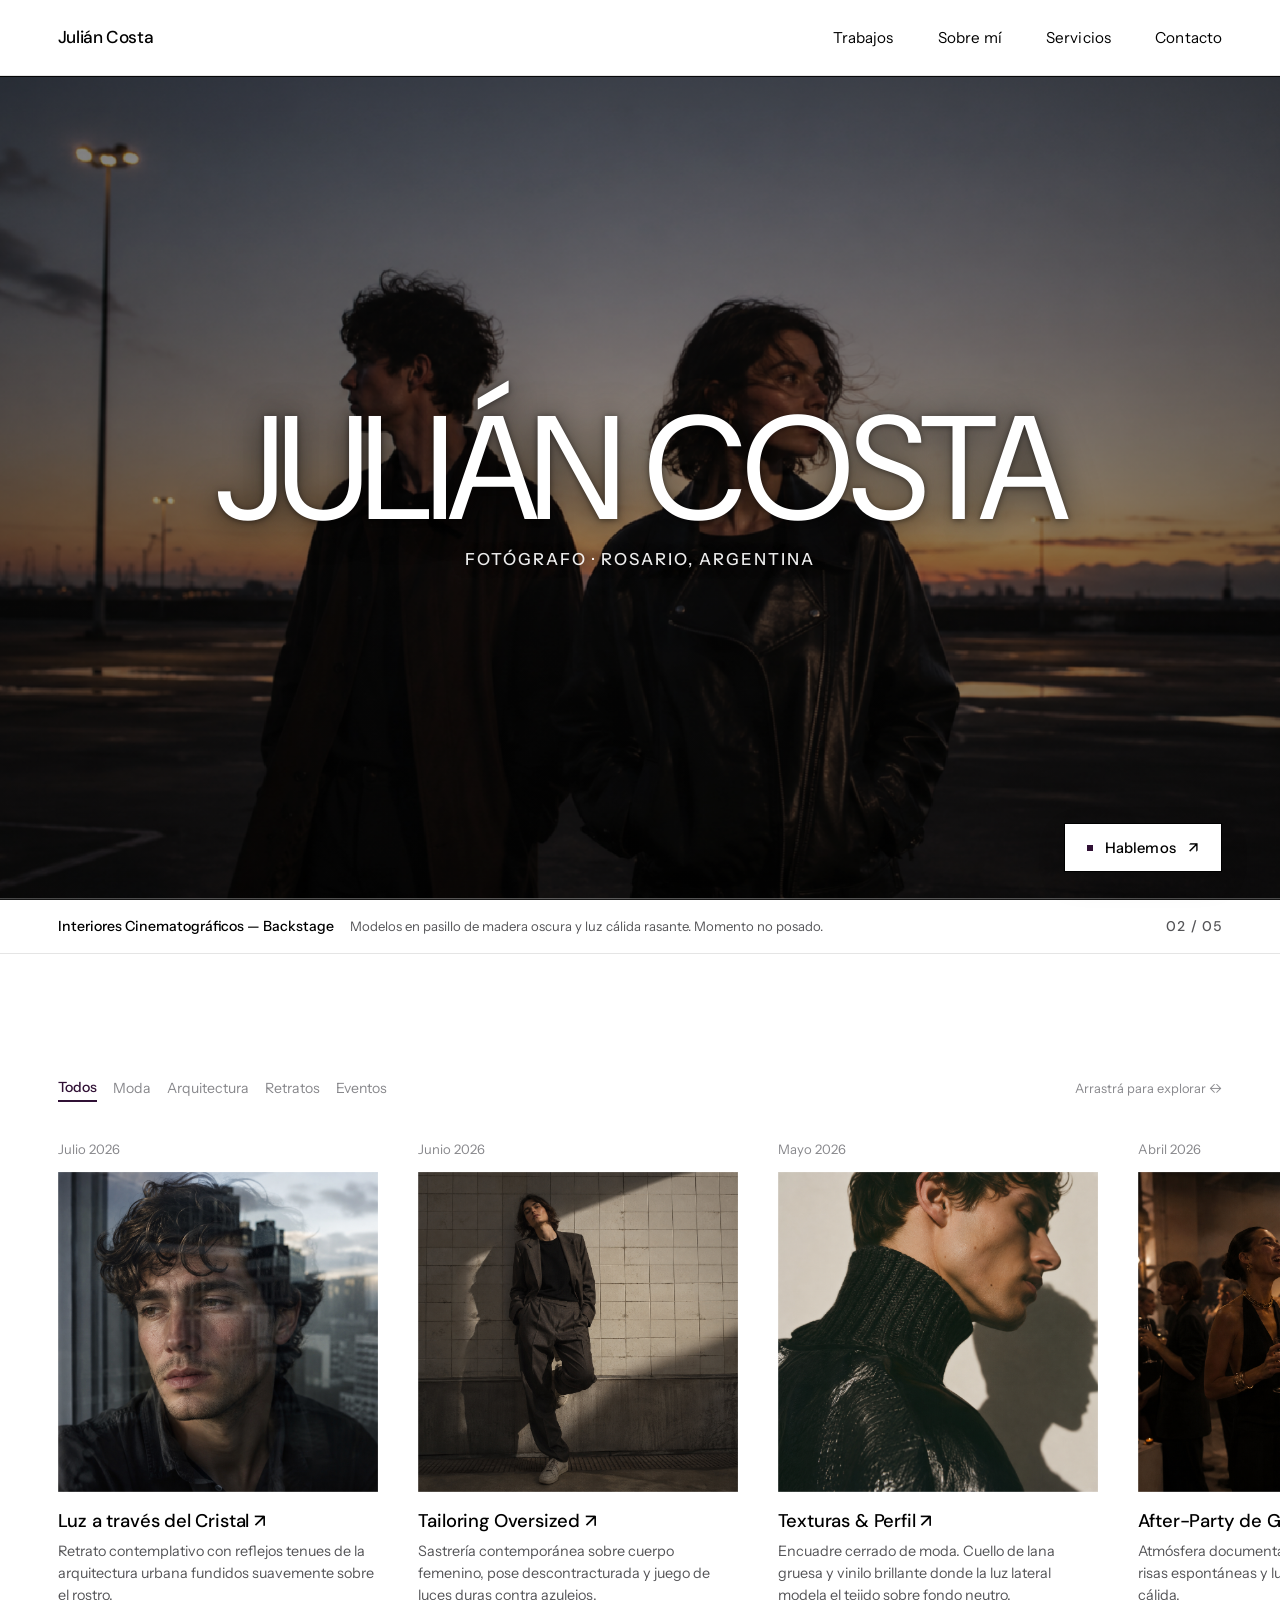
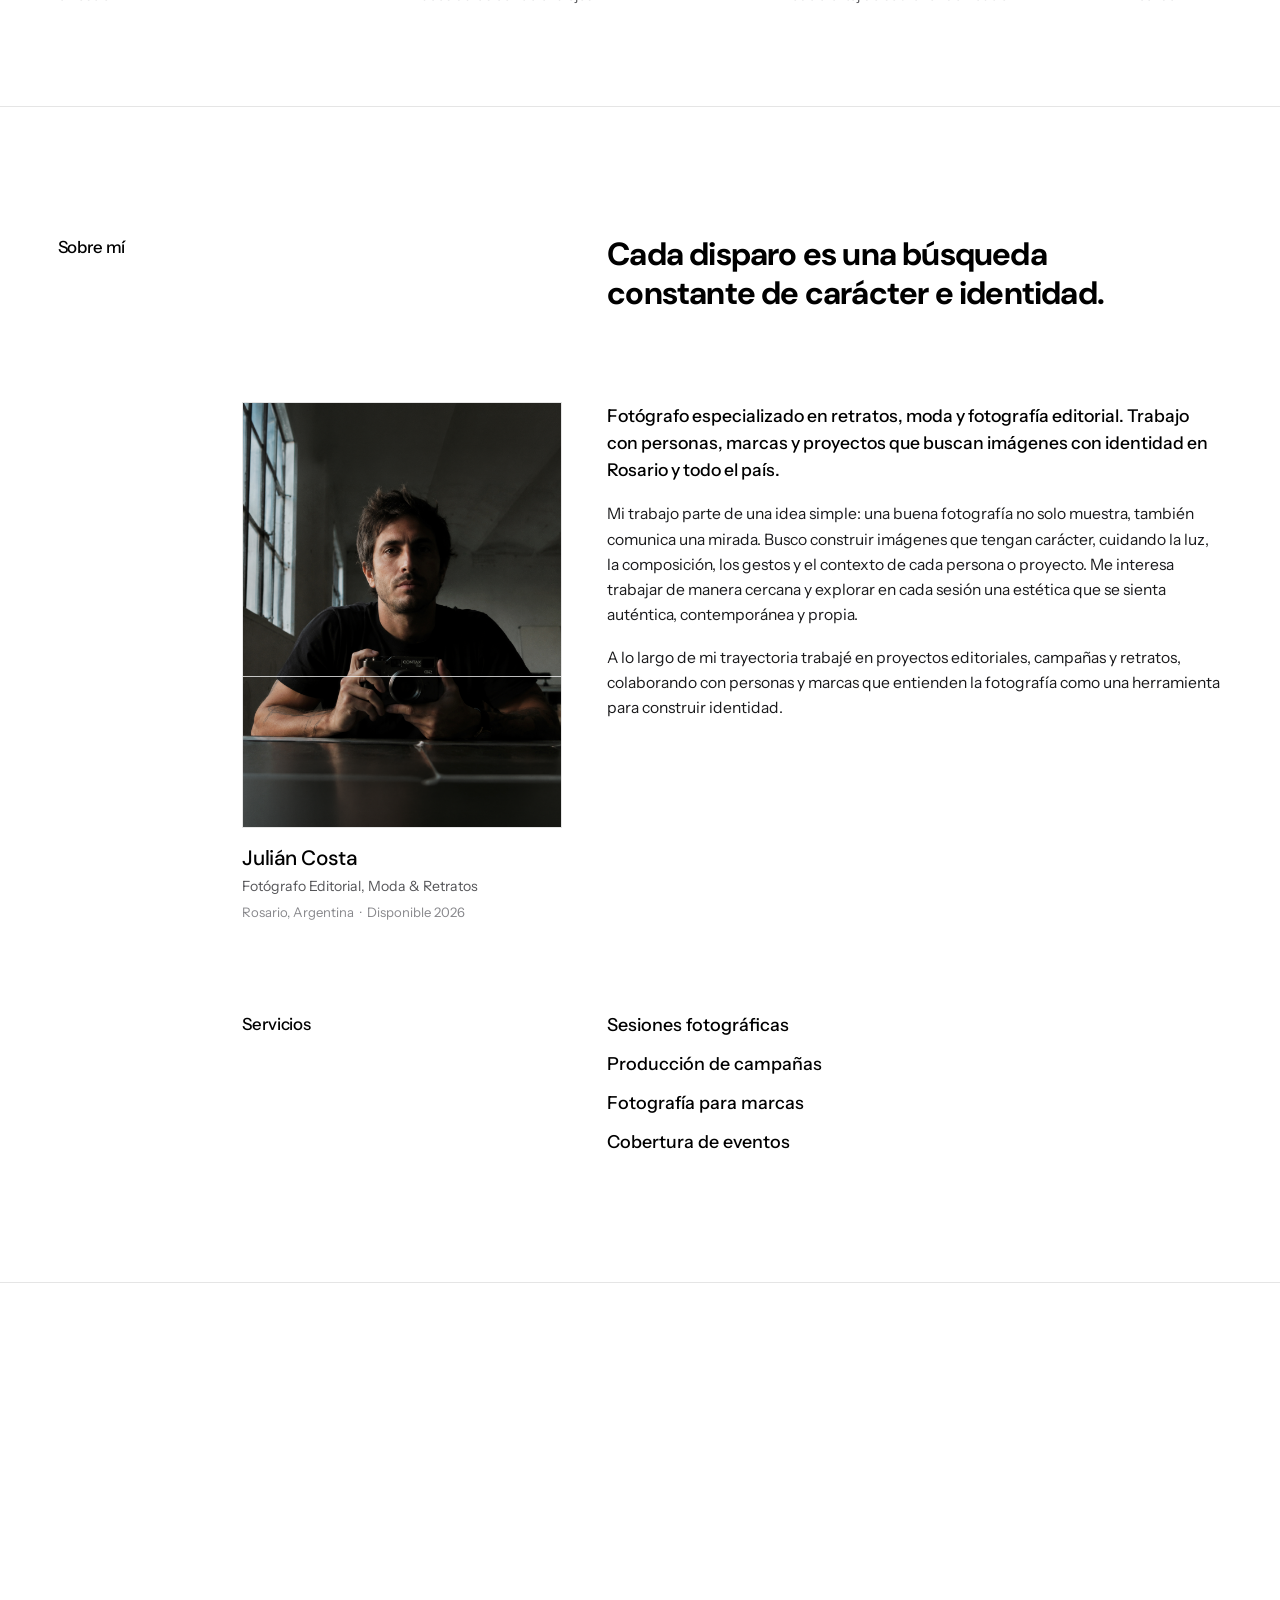
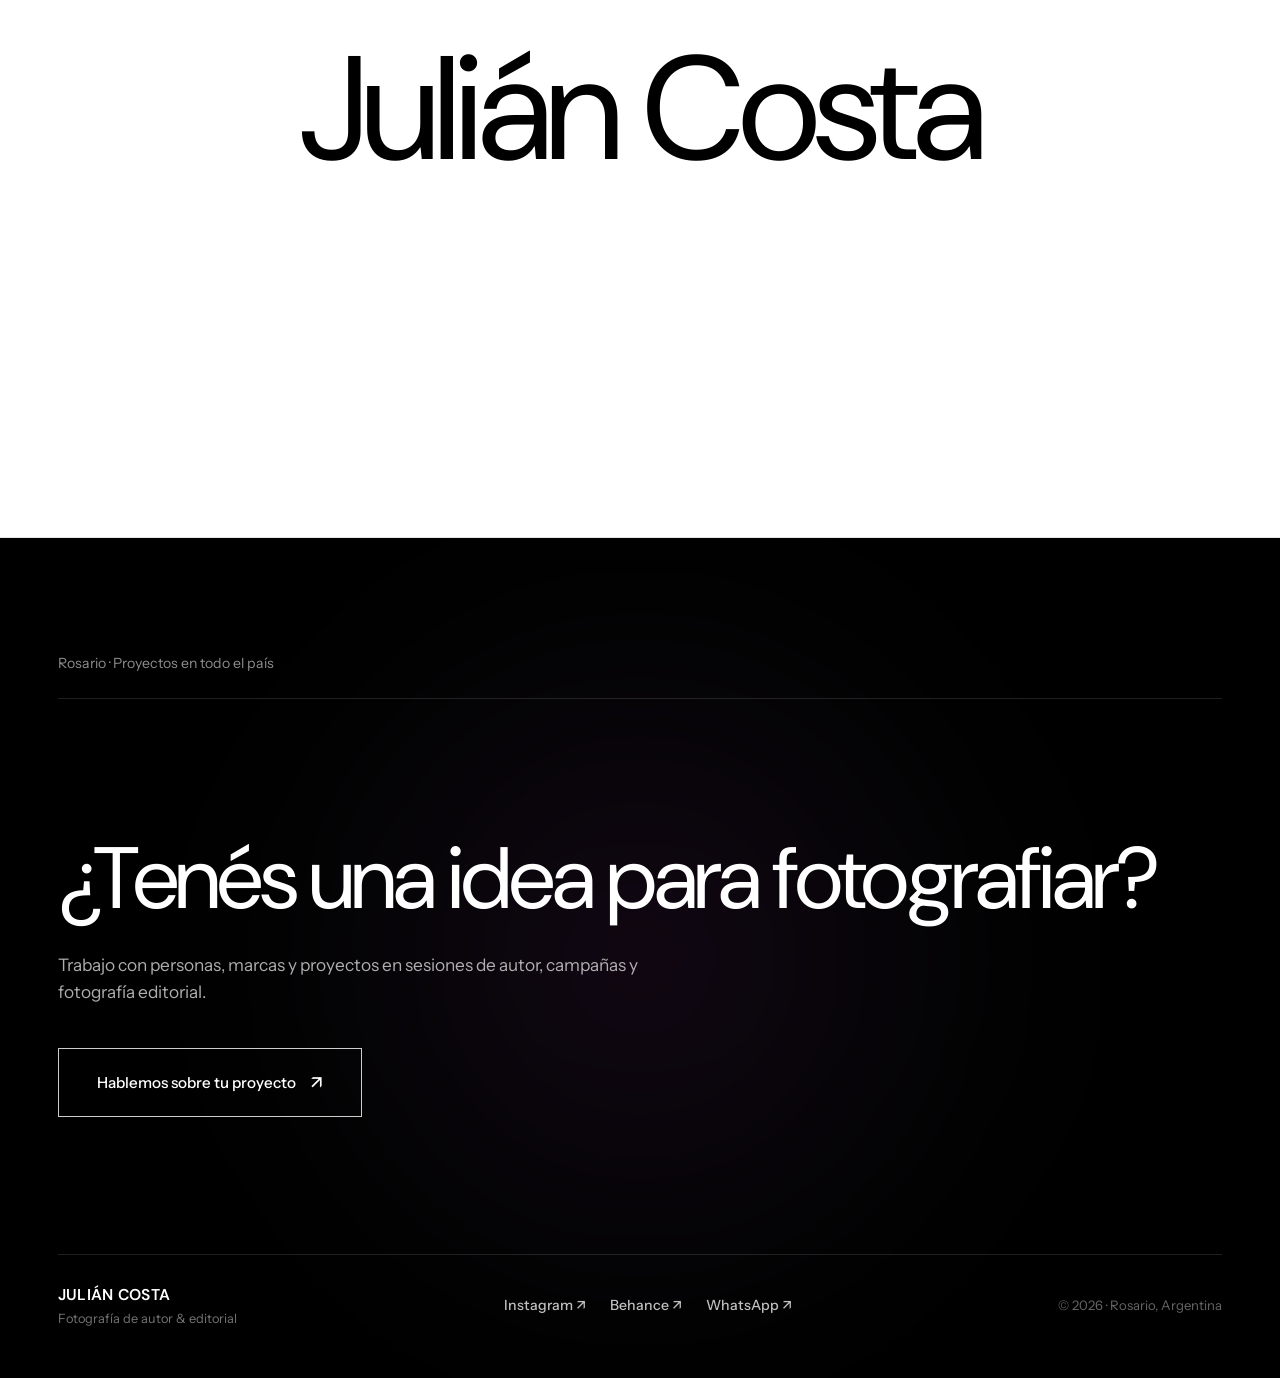
<file: index.html>
<!DOCTYPE html>
<html lang="es">
<head>
  <meta charset="UTF-8" />
  <meta name="viewport" content="width=device-width, initial-scale=1.0" />
  <title>Julián Costa — Fotógrafo · Rosario</title>
  <meta name="description" content="Portfolio de Julián Costa. Fotógrafo especializado en retratos, moda y fotografía editorial. Historias que empiezan cuando apretás el obturador." />
  
  <!-- Favicon -->
  <link rel="icon" href="data:image/svg+xml,<svg xmlns='http://www.w3.org/2000/svg' viewBox='0 0 100 100'><rect width='100' height='100' fill='%23e51d1d'/><text y='.72em' x='50%' text-anchor='middle' font-size='50' fill='white' font-family='sans-serif' font-weight='400'>JC</text></svg>" />

  <!-- Google Fonts: DM Sans + Instrument Sans -->
  <link rel="preconnect" href="https://fonts.googleapis.com" />
  <link rel="preconnect" href="https://fonts.gstatic.com" crossorigin />
  <link href="https://fonts.googleapis.com/css2?family=DM+Sans:ital,opsz,wght@0,9..40,300;0,9..40,400;0,9..40,500;0,9..40,600;0,9..40,700;1,9..40,400&family=Instrument+Sans:ital,wght@0,400;0,500;0,600;1,400&display=swap" rel="stylesheet" />

  <!-- Estilos CSS -->
  <link rel="stylesheet" href="css/style.css?v=2026.brand.name.39" />
</head>
<body class="editorial-portfolio-body">

  <!-- ==================== HEADER ==================== -->
  <header class="site-header" id="siteHeader">
    <div class="header-inner">
      <div class="header-brand-box">
        <a href="#hero" class="brand-text-label">Julián Costa</a>
      </div>

      <!-- Menú Desktop -->
      <nav class="nav-menu" id="navMenu">
        <ul class="nav-list">
          <li class="nav-item"><a href="#trabajos" class="nav-link">Trabajos</a></li>
          <li class="nav-item"><a href="#sobre-mi" class="nav-link">Sobre mí</a></li>
          <li class="nav-item"><a href="#servicios" class="nav-link">Servicios</a></li>
          <li class="nav-item"><a href="#contacto" class="nav-link">Contacto</a></li>
        </ul>
      </nav>

      <!-- Botón Hamburguesa Mobile -->
      <button type="button" class="mobile-menu-toggle" id="mobileMenuToggle" aria-label="Abrir menú" aria-expanded="false">
        <span class="burger-bar bar-1"></span>
        <span class="burger-bar bar-2"></span>
      </button>
    </div>

    <!-- Menú Desplegable Minimalista Mobile -->
    <div class="mobile-nav-overlay" id="mobileNavOverlay" aria-hidden="true">
      <div class="mobile-nav-inner">
        <span class="mobile-nav-kicker">Menú</span>
        <ul class="mobile-nav-list">
          <li><a href="#trabajos" class="mobile-nav-link"><span>01</span> Trabajos</a></li>
          <li><a href="#sobre-mi" class="mobile-nav-link"><span>02</span> Sobre mí</a></li>
          <li><a href="#servicios" class="mobile-nav-link"><span>03</span> Servicios</a></li>
          <li><a href="#contacto" class="mobile-nav-link"><span>04</span> Contacto</a></li>
        </ul>
      </div>
    </div>
  </header>

  <main>
    <!-- ==================== HERO: SECUENCIA PANORÁMICA AUTOMATIZADA CON NOMBRE CENTRADO ==================== -->
    <section class="full-bleed-panorama-section hero-panorama-section" id="hero">
      <div class="panorama-viewport" id="panoramaViewport">
        <div class="panorama-slider-track" id="panoramaTrack">
          
          <!-- Panorámica 1: Moda en Paisaje Urbano Monumental -->
          <div class="panorama-slide active" data-title="Moda en Paisaje Urbano Monumental" data-desc="Tapado oversized sobre hormigón brutalista y sombras geométricas de media tarde." data-index="01">
            <img 
              src="img/pano1.webp" 
              alt="Moda en paisaje urbano monumental — Julián Costa" 
              class="panorama-img"
              loading="eager"
            />
          </div>

          <!-- Panorámica 2: Interiores Cinematográficos / Backstage -->
          <div class="panorama-slide" data-title="Interiores Cinematográficos — Backstage" data-desc="Modelos en pasillo de madera oscura y luz cálida rasante. Momento no posado." data-index="02">
            <img 
              src="img/pano2.webp" 
              alt="Interiores cinematográficos / backstage — Julián Costa" 
              class="panorama-img"
              loading="lazy"
            />
          </div>

          <!-- Panorámica 3: Movimiento y Calle Nocturna -->
          <div class="panorama-slide" data-title="Movimiento y Calle Nocturna — Flash 35mm" data-desc="Asfalto mojado y vestido fluido con flash frontal crudo y barrido de luces urbanas." data-index="03">
            <img 
              src="img/pano3.webp" 
              alt="Movimiento y calle nocturna — Julián Costa" 
              class="panorama-img"
              loading="lazy"
            />
          </div>

          <!-- Panorámica 4: Detalle / Bodegón de Moda Abstracto -->
          <div class="panorama-slide" data-title="Bodegón de Moda Abstracto & Sombras" data-desc="Calzado escultural, gafas y textiles drapeados sobre superficie de acero y concreto." data-index="04">
            <img 
              src="img/pano4.webp" 
              alt="Detalle / Bodegón de moda abstracto — Julián Costa" 
              class="panorama-img"
              loading="lazy"
            />
          </div>

          <!-- Panorámica 5: Retrato Doble en Exterior Abierto -->
          <div class="panorama-slide" data-title="Retrato Doble al Crepúsculo Industrial" data-desc="Siluetas frente a horizonte industrial con luz dorada tardía y espacio negativo." data-index="05">
            <img 
              src="img/pano5.webp" 
              alt="Retrato doble en exterior abierto — Julián Costa" 
              class="panorama-img"
              loading="lazy"
            />
          </div>

        </div>

        <!-- Capa de oscurecimiento suave para legibilidad cinematográfica -->
        <div class="panorama-overlay-tint" aria-hidden="true"></div>

        <!-- NOMBRE MONUMENTAL CENTRADO PERMANENTE -->
        <div class="hero-panorama-center-title">
          <h1 class="hero-panorama-name">JULIÁN COSTA</h1>
          <p class="hero-panorama-caption">Fotógrafo · Rosario, Argentina</p>
        </div>

        <!-- Controles de navegación -->
        <button type="button" class="panorama-nav-btn prev" id="panoramaPrevBtn" aria-label="Panorámica anterior">←</button>
        <button type="button" class="panorama-nav-btn next" id="panoramaNextBtn" aria-label="Panorámica siguiente">→</button>
      </div>

      <!-- Barra Meta Panorámica -->
      <div class="panorama-meta-strip">
        <div class="panorama-meta-info">
          <span class="panorama-meta-title" id="panoramaTitleLabel">Moda en Paisaje Urbano Monumental</span>
          <span class="panorama-meta-desc" id="panoramaDescLabel">Tapado oversized sobre hormigón brutalista y sombras geométricas de media tarde.</span>
        </div>
        <div class="panorama-meta-counter">
          <span id="panoramaCounterLabel">01 / 05</span>
        </div>
      </div>
    </section>

    <!-- ==================== SELECCIÓN DE TRABAJOS (CARRUSEL DESLIZABLE) ==================== -->
    <section class="works-carousel-section" id="trabajos">
      
      <!-- Barra de Filtros e Indicador de Arrastre -->
      <div class="carousel-section-header">
        <div class="filter-pills-row">
          <button type="button" class="filter-btn active" data-filter="all">Todos</button>
          <button type="button" class="filter-btn" data-filter="moda">Moda</button>
          <button type="button" class="filter-btn" data-filter="arquitectura">Arquitectura</button>
          <button type="button" class="filter-btn" data-filter="retratos">Retratos</button>
          <button type="button" class="filter-btn" data-filter="eventos">Eventos</button>
        </div>
        <span class="drag-hint-label">Arrastrá para explorar ↔</span>
      </div>

      <!-- Pista Deslizable Horizontal -->
      <div class="carousel-viewport" id="worksCarouselViewport">
        <div class="carousel-track" id="worksCarouselTrack">
          
          <!-- Obra 01 (Retratos - Con galería completa) -->
          <article class="carousel-card" data-category="retratos">
            <a href="proyecto.html?id=1" class="carousel-card-link">
              <span class="card-date">Julio 2026</span>
              <div class="card-media-box">
                <img 
                  src="img/obra2.webp" 
                  alt="Luz a través del Cristal — Retrato" 
                  class="card-img"
                  draggable="false"
                  loading="lazy"
                />
              </div>
              <div class="card-body">
                <h3 class="card-title">Luz a través del Cristal ↗</h3>
                <p class="card-desc">
                  Retrato contemplativo con reflejos tenues de la arquitectura urbana fundidos suavemente sobre el rostro.
                </p>
              </div>
            </a>
          </article>

          <!-- Obra 02 (Moda - Con galería completa) -->
          <article class="carousel-card" data-category="moda">
            <a href="proyecto.html?id=2" class="carousel-card-link">
              <span class="card-date">Junio 2026</span>
              <div class="card-media-box">
                <img 
                  src="img/obra3.webp" 
                  alt="Tailoring Oversized — Moda" 
                  class="card-img"
                  draggable="false"
                  loading="lazy"
                />
              </div>
              <div class="card-body">
                <h3 class="card-title">Tailoring Oversized ↗</h3>
                <p class="card-desc">
                  Sastrería contemporánea sobre cuerpo femenino, pose descontracturada y juego de luces duras contra azulejos.
                </p>
              </div>
            </a>
          </article>

          <!-- Obra 03 (Moda - Con galería completa) -->
          <article class="carousel-card" data-category="moda">
            <a href="proyecto.html?id=3" class="carousel-card-link">
              <span class="card-date">Mayo 2026</span>
              <div class="card-media-box">
                <img 
                  src="img/obra6.webp" 
                  alt="Texturas & Perfil — Moda" 
                  class="card-img"
                  draggable="false"
                  loading="lazy"
                />
              </div>
              <div class="card-body">
                <h3 class="card-title">Texturas & Perfil ↗</h3>
                <p class="card-desc">
                  Encuadre cerrado de moda. Cuello de lana gruesa y vinilo brillante donde la luz lateral modela el tejido sobre fondo neutro.
                </p>
              </div>
            </a>
          </article>

          <!-- Obra 04 (Eventos - Con galería completa) -->
          <article class="carousel-card" data-category="eventos">
            <a href="proyecto.html?id=4" class="carousel-card-link">
              <span class="card-date">Abril 2026</span>
              <div class="card-media-box">
                <img 
                  src="img/obra4.webp" 
                  alt="After-Party de Galería — Eventos" 
                  class="card-img"
                  draggable="false"
                  loading="lazy"
                />
              </div>
              <div class="card-body">
                <h3 class="card-title">After-Party de Galería ↗</h3>
                <p class="card-desc">
                  Atmósfera documental en penumbra, copas, risas espontáneas y luz puntual de tungsteno cálida.
                </p>
              </div>
            </a>
          </article>

          <!-- Obra 05 (Arquitectura / Interiores) -->
          <article class="carousel-card" data-category="arquitectura">
            <a href="proyecto.html?id=5" class="carousel-card-link">
              <span class="card-date">Marzo 2026</span>
              <div class="card-media-box">
                <img 
                  src="img/obra1.webp" 
                  alt="Silla & Silencio — Interiorismo y Arquitectura" 
                  class="card-img"
                  draggable="false"
                  loading="lazy"
                />
              </div>
              <div class="card-body">
                <h3 class="card-title">Silla & Silencio ↗</h3>
                <p class="card-desc">
                  Composición minimalista de interior. El sillón tubular de cuero y el haz de luz solar sobre el parquet crean un espacio de calma.
                </p>
              </div>
            </a>
          </article>

          <!-- Obra 06 (Arquitectura) -->
          <article class="carousel-card" data-category="arquitectura">
            <a href="proyecto.html?id=6" class="carousel-card-link">
              <span class="card-date">Febrero 2026</span>
              <div class="card-media-box">
                <img 
                  src="img/obra5.webp" 
                  alt="Geometría & Sombra — Arquitectura" 
                  class="card-img"
                  draggable="false"
                  loading="lazy"
                />
              </div>
              <div class="card-body">
                <h3 class="card-title">Geometría & Sombra ↗</h3>
                <p class="card-desc">
                  Fachada contemporánea en hormigón visto y cristal cortada por una sombra diagonal escultórica.
                </p>
              </div>
            </a>
          </article>

          <!-- Obra 07 (Retratos) -->
          <article class="carousel-card" data-category="retratos">
            <a href="proyecto.html?id=7" class="carousel-card-link">
              <span class="card-date">Noviembre 2025</span>
              <div class="card-media-box">
                <img 
                  src="img/obra7.webp" 
                  alt="Primer Plano Directo — Retrato" 
                  class="card-img"
                  draggable="false"
                  loading="lazy"
                />
              </div>
              <div class="card-body">
                <h3 class="card-title">Primer Plano Directo ↗</h3>
                <p class="card-desc">
                  Retrato frontal con flash nítido, textura de piel real sin artificios, mirada penetrante y honestidad gestual.
                </p>
              </div>
            </a>
          </article>

        </div>
      </div>

    </section>

    <!-- ==================== SOBRE MÍ & SERVICIOS (GRILLA EDITORIAL SUIZA 3 COLUMNAS) ==================== -->
    <section class="editorial-grid-section" id="sobre-mi">
      <div class="editorial-grid-container">
        
        <!-- Fila 1: Manifiesto Principal -->
        <div class="editorial-grid-row row-statement">
          <div class="grid-col col-tag">
            <span class="editorial-label">Sobre mí</span>
          </div>
          <div class="grid-col col-sub"></div>
          <div class="grid-col col-main">
            <h2 class="editorial-headline-statement">Cada disparo es una búsqueda constante de carácter e identidad.</h2>
          </div>
        </div>

        <!-- Fila 2: Biografía de Autor con Retrato -->
        <div class="editorial-grid-row row-bio">
          <div class="grid-col col-tag"></div>
          <div class="grid-col col-portrait">
            <div class="about-portrait-card">
              <div class="about-portrait-box">
                <img 
                  src="img/hero.webp" 
                  alt="Julián Costa — Fotógrafo" 
                  class="about-portrait-img"
                  loading="lazy"
                />
              </div>
              <div class="about-portrait-info">
                <h3 class="about-author-name">Julián Costa</h3>
                <p class="about-author-role">Fotógrafo Editorial, Moda & Retratos</p>
                <div class="about-author-meta">
                  <span>Rosario, Argentina</span>
                  <span>·</span>
                  <span>Disponible 2026</span>
                </div>
              </div>
            </div>
          </div>
          <div class="grid-col col-main">
            <div class="editorial-bio-text-block">
              <p class="editorial-lead-bio">Fotógrafo especializado en retratos, moda y fotografía editorial. Trabajo con personas, marcas y proyectos que buscan imágenes con identidad en Rosario y todo el país.</p>
              <p>Mi trabajo parte de una idea simple: una buena fotografía no solo muestra, también comunica una mirada. Busco construir imágenes que tengan carácter, cuidando la luz, la composición, los gestos y el contexto de cada persona o proyecto. Me interesa trabajar de manera cercana y explorar en cada sesión una estética que se sienta auténtica, contemporánea y propia.</p>
              <p>A lo largo de mi trayectoria trabajé en proyectos editoriales, campañas y retratos, colaborando con personas y marcas que entienden la fotografía como una herramienta para construir identidad.</p>
            </div>
          </div>
        </div>

        <!-- Fila 3: Servicios -->
        <div class="editorial-grid-row row-services" id="servicios">
          <div class="grid-col col-tag"></div>
          <div class="grid-col col-sub">
            <h3 class="editorial-author-name">Servicios</h3>
          </div>
          <div class="grid-col col-main">
            <ul class="editorial-services-clean-list">
              <li>
                <button type="button" class="editorial-srv-item-btn open-talk-trigger" data-service="Sesiones fotográficas">
                  <span>Sesiones fotográficas</span>
                </button>
              </li>
              <li>
                <button type="button" class="editorial-srv-item-btn open-talk-trigger" data-service="Producción de campañas">
                  <span>Producción de campañas</span>
                </button>
              </li>
              <li>
                <button type="button" class="editorial-srv-item-btn open-talk-trigger" data-service="Fotografía para marcas">
                  <span>Fotografía para marcas</span>
                </button>
              </li>
              <li>
                <button type="button" class="editorial-srv-item-btn open-talk-trigger" data-service="Cobertura de eventos">
                  <span>Cobertura de eventos</span>
                </button>
              </li>
            </ul>
          </div>
        </div>

      </div>
    </section>

    <!-- ==================== ESPACIO EN BLANCO INTERACTIVO MONUMENTAL (CURSOR IMAGE TRAIL) ==================== -->
    <section class="interactive-canvas-section" id="canvasTrail" aria-label="Espacio visual interactivo">
      <div class="interactive-canvas-watermark">
        <h2 class="canvas-monumental-name">Julián Costa</h2>
      </div>
      <div class="trail-images-container" id="trailContainer"></div>
    </section>

    <!-- ==================== BANNER DE CONTACTO & CIERRE MONUMENTAL (NEGRO CINEMÁTICO) ==================== -->
    <section class="contact-monumental-section" id="contacto">
      <!-- Glow ambiental dinámico de fondo -->
      <div class="contact-ambient-glow" aria-hidden="true"></div>

      <div class="contact-monumental-inner">
        
        <!-- Fila Superior: Ubicación -->
        <div class="contact-meta-row reveal-on-scroll">
          <span class="contact-location-tag">Rosario · Proyectos en todo el país</span>
        </div>

        <!-- Centro: Titular Monumental y Botón Interactivo -->
        <div class="contact-hero-content reveal-on-scroll">
          <h2 class="contact-monumental-title">
            ¿Tenés una idea para fotografiar?
          </h2>
          <p class="contact-monumental-desc">
            Trabajo con personas, marcas y proyectos en sesiones de autor, campañas y fotografía editorial.
          </p>
          <div class="contact-action-box">
            <button type="button" class="btn-monumental-touch open-talk-trigger">
              <span>Hablemos sobre tu proyecto</span>
              <span class="btn-arrow-diag">↗</span>
            </button>
          </div>
        </div>

        <!-- Fila Inferior: Footer Integrado -->
        <div class="contact-footer-row reveal-on-scroll">
          <div class="contact-footer-brand">
            <span class="footer-name">JULIÁN COSTA</span>
            <span class="footer-tagline">Fotografía de autor & editorial</span>
          </div>

          <div class="contact-footer-social">
            <a href="https://instagram.com" target="_blank" rel="noopener noreferrer" class="social-link">Instagram ↗</a>
            <a href="https://behance.net" target="_blank" rel="noopener noreferrer" class="social-link">Behance ↗</a>
            <a href="https://wa.me/5493410000000" target="_blank" rel="noopener noreferrer" class="social-link">WhatsApp ↗</a>
          </div>

          <div class="contact-footer-copy">
            <span>© 2026 · Rosario, Argentina</span>
          </div>
        </div>

      </div>
    </section>
  </main>

  <!-- ==================== RECTÁNGULO FLOTANTE BLANCO "HABLEMOS" ==================== -->
  <div class="floating-talk-wrapper" id="floatingTalkWidget">
    
    <!-- Botón Flotante -->
    <button type="button" class="floating-talk-pill" id="btnOpenTalkModal" aria-label="Abrir formulario de contacto">
      <span class="talk-pulse-indicator"></span>
      <span class="talk-pill-text">Hablemos</span>
      <span class="talk-pill-icon">↗</span>
    </button>

    <!-- Ventana Desplegable Minimalista Blanca y Cuadrada -->
    <div class="floating-talk-panel" id="floatingTalkPanel" aria-hidden="true">
      <button type="button" class="talk-close-btn" id="btnCloseTalkModal" aria-label="Cerrar ventana">✕</button>

      <form class="talk-form-minimal" id="contactTalkForm">
        <div class="minimal-field">
          <input type="text" id="talkName" name="name" class="minimal-input" placeholder="Nombre" required />
        </div>

        <div class="minimal-field">
          <input type="email" id="talkEmail" name="email" class="minimal-input" placeholder="Email" required />
        </div>

        <div class="minimal-field">
          <input type="text" id="talkType" name="projectType" class="minimal-input" placeholder="Tipo de proyecto" />
        </div>

        <div class="minimal-field message-field">
          <textarea id="talkMessage" name="message" class="minimal-textarea" rows="2" placeholder="Mensaje" required></textarea>
        </div>

        <div class="modal-buttons-stack">
          <button type="button" class="btn-modal-action btn-mail-action" id="btnSendMail">
            <span>Enviar mail</span>
          </button>
          <button type="button" class="btn-modal-action btn-wa-action" id="btnSendWhatsapp">
            <span>Contactar por WhatsApp</span>
          </button>
        </div>
      </form>
    </div>

    <!-- Backdrop -->
    <div class="talk-backdrop" id="talkBackdrop"></div>
  </div>

  <!-- Scripts -->
  <script src="js/main.js"></script>
</body>
</html>
</file>
<file: css/style.css>
/* ==========================================================================
   JULIÁN COSTA — PORTFOLIO EDITORIAL
   Tipografía DM SANS + INSTRUMENT SANS
   Carrusel Deslizable Interactivo + Telón Rojo con Efecto Revelado Animado (Curtain Reveal)
   ========================================================================== */

/* --- 1. Variables de Diseño --- */
:root {
  --bg-main: #ffffff;
  --bg-subtle: #fafafa;
  --bg-blue-studio: #0b3d7d;
  --red-editorial: #301135; /* Ciruela profundo / Midnight Plum (#301135) */
  
  --text-dark: #000000;
  --text-body: #333336;
  --text-muted: #555558;
  --text-light: #88888c;
  
  --border-light: #e5e5e5;
  --border-dark: #000000;
  
  /* Typography */
  --font-headline: 'DM Sans', -apple-system, BlinkMacSystemFont, sans-serif;
  --font-body: 'Instrument Sans', -apple-system, BlinkMacSystemFont, sans-serif;
  
  /* Layout */
  --pad-side: clamp(24px, 4.5vw, 64px);
  --header-height: 76px;
  
  /* Transitions */
  --t-fast: 0.18s ease;
  --t-smooth: 0.35s cubic-bezier(0.16, 1, 0.3, 1);
}

/* --- 2. Reset & Base --- */
*, *::before, *::after {
  box-sizing: border-box;
  margin: 0;
  padding: 0;
  border-radius: 0 !important;
}

html {
  font-size: 16px;
  scroll-behavior: smooth;
  scroll-padding-top: var(--header-height);
  -webkit-font-smoothing: antialiased;
  -moz-osx-font-smoothing: grayscale;
}

body.editorial-portfolio-body {
  font-family: var(--font-body);
  background-color: var(--bg-main);
  color: var(--text-dark);
  line-height: 1.5;
  overflow-x: hidden;
  width: 100%;
}

img {
  max-width: 100%;
  height: auto;
  display: block;
}

a {
  color: inherit;
  text-decoration: none;
  transition: opacity var(--t-fast);
}

button {
  font-family: inherit;
  border: none;
  background: none;
  cursor: pointer;
}

/* --- 3. Header --- */
.site-header {
  position: sticky;
  top: 0;
  left: 0;
  width: 100%;
  height: var(--header-height);
  background-color: rgba(255, 255, 255, 0.96);
  backdrop-filter: blur(12px);
  -webkit-backdrop-filter: blur(12px);
  z-index: 1000;
  border-bottom: 1px solid var(--border-light);
  display: flex;
  align-items: center;
}

.header-inner {
  width: 100%;
  padding: 0 var(--pad-side);
  display: flex;
  align-items: center;
  justify-content: space-between;
}

.brand-text-label {
  font-family: var(--font-headline);
  font-weight: 500;
  font-size: 1.08rem;
  letter-spacing: -0.02em;
  color: #000000;
  text-transform: none;
  display: inline-block;
  padding: 4px 0;
  text-decoration: none;
  transition: color var(--t-fast);
}

.brand-text-label:hover {
  color: var(--red-editorial);
  opacity: 1;
}

.nav-list {
  list-style: none !important;
  list-style-type: none !important;
  margin: 0;
  padding: 0;
  display: flex;
  align-items: center;
  gap: clamp(16px, 3.5vw, 44px);
}

.nav-item {
  list-style: none !important;
}

.nav-link {
  font-family: var(--font-body);
  font-size: 0.95rem;
  font-weight: 400;
  letter-spacing: 0.01em;
  text-transform: none;
  color: var(--text-dark);
  transition: opacity var(--t-fast);
}

.nav-link:hover {
  color: var(--red-editorial);
  opacity: 1;
}

/* Botón Hamburguesa Mobile (Oculto en desktop) */
.mobile-menu-toggle {
  display: none;
  flex-direction: column;
  justify-content: center;
  align-items: center;
  gap: 6px;
  width: 36px;
  height: 36px;
  padding: 4px;
  background: none;
  border: none;
  cursor: pointer;
  z-index: 1100;
}

.burger-bar {
  width: 22px;
  height: 1.5px;
  background-color: #000000;
  transition: transform 0.3s cubic-bezier(0.16, 1, 0.3, 1), background-color var(--t-fast);
}

.mobile-menu-toggle.is-active .bar-1 {
  transform: translateY(3.75px) rotate(45deg);
  background-color: var(--red-editorial);
}

.mobile-menu-toggle.is-active .bar-2 {
  transform: translateY(-3.75px) rotate(-45deg);
  background-color: var(--red-editorial);
}

/* Overlay de Navegación Mobile */
.mobile-nav-overlay {
  display: none;
  position: fixed;
  top: var(--header-height);
  left: 0;
  width: 100%;
  height: calc(100vh - var(--header-height));
  height: calc(100dvh - var(--header-height));
  background-color: #ffffff;
  z-index: 999;
  padding: 36px var(--pad-side) 48px;
  opacity: 0;
  visibility: hidden;
  transform: translateY(-8px);
  transition: opacity 0.3s ease, transform 0.3s ease, visibility 0.3s ease;
  overflow-y: auto;
}

.mobile-nav-overlay.is-open {
  opacity: 1;
  visibility: visible;
  transform: translateY(0);
}

.mobile-nav-inner {
  display: flex;
  flex-direction: column;
  gap: 28px;
}

.mobile-nav-kicker {
  font-family: var(--font-body);
  font-size: 0.78rem;
  font-weight: 500;
  color: var(--text-light);
  text-transform: uppercase;
  letter-spacing: 0.05em;
}

.mobile-nav-list {
  list-style: none !important;
  display: flex;
  flex-direction: column;
  gap: 16px;
  margin-top: 6px;
}

.mobile-nav-list li {
  list-style: none !important;
  border-bottom: 1px solid var(--border-light);
  padding-bottom: 14px;
}

.mobile-nav-link {
  font-family: var(--font-headline);
  font-size: clamp(1.8rem, 7vw, 2.3rem);
  font-weight: 500;
  letter-spacing: -0.02em;
  color: #000000;
  display: flex;
  align-items: center;
  gap: 14px;
  transition: color var(--t-fast), transform var(--t-fast);
}

.mobile-nav-link span {
  font-family: var(--font-body);
  font-size: 0.82rem;
  color: var(--text-light);
  font-weight: 400;
}

.mobile-nav-link:active,
.mobile-nav-link:hover {
  color: var(--red-editorial);
  transform: translateX(4px);
}

/* Ocultar botón flotante Hablemos cuando el menú mobile está abierto */
body.mobile-menu-open .floating-talk-wrapper {
  display: none !important;
  opacity: 0 !important;
  visibility: hidden !important;
  pointer-events: none !important;
}

@media (max-width: 768px) {
  :root {
    --header-height: 64px;
    --pad-side: 18px;
  }
  .nav-menu {
    display: none !important;
  }
  .mobile-menu-toggle {
    display: flex;
  }
  .mobile-nav-overlay {
    display: block;
  }
}

/* --- 4. Hero Split-Screen (DM SANS MASIVO LIVIANO) --- */
.hero-lovers-section {
  width: 100%;
  display: grid;
  grid-template-columns: 1.15fr 0.85fr;
  min-height: calc(100vh - var(--header-height));
  border-bottom: 1px solid var(--border-light);
}

@media (max-width: 960px) {
  .hero-lovers-section {
    grid-template-columns: 1fr;
    min-height: auto;
  }
}

.hero-left-column {
  padding: clamp(40px, 6vw, 80px) var(--pad-side);
  display: flex;
  flex-direction: column;
  justify-content: center;
}

.hero-left-content {
  max-width: 760px;
}

/* Titular Masivo en DM Sans con PESO LIVIANO (400) */
.hero-giant-name {
  font-family: var(--font-headline);
  font-size: clamp(3.2rem, 13.5vw, 10.5rem);
  font-weight: 400;
  line-height: 0.88;
  letter-spacing: -0.03em;
  text-transform: uppercase;
  color: #000000;
  margin-bottom: clamp(24px, 4vw, 48px);
}

.name-row {
  display: block;
}

.hero-bio-card {
  max-width: 600px;
  margin-bottom: 32px;
}

.hero-bio-text {
  font-family: var(--font-body);
  font-size: clamp(1.02rem, 1.4vw, 1.25rem);
  color: var(--text-dark);
  line-height: 1.55;
  font-weight: 400;
  text-transform: none;
}

.hero-location-meta {
  display: flex;
  align-items: center;
  gap: 10px;
  font-family: var(--font-body);
  font-size: 0.88rem;
  color: var(--text-muted);
  font-weight: 400;
  text-transform: none;
}

/* Columna Derecha: Retrato Vertical a Borde Completo */
.hero-right-column {
  position: relative;
  background-color: var(--bg-blue-studio);
  overflow: hidden;
  display: flex;
}

.portrait-container {
  width: 100%;
  height: 100%;
  min-height: 550px;
}

@media (max-width: 960px) {
  .hero-left-column {
    padding: clamp(36px, 6vw, 60px) var(--pad-side) clamp(24px, 4vw, 36px);
  }
  .portrait-container {
    min-height: 420px;
    max-height: 65vh;
  }
}

.portrait-img {
  width: 100%;
  height: 100%;
  object-fit: cover;
  object-position: center top;
  filter: contrast(1.04) brightness(0.98);
  transition: transform 1.2s cubic-bezier(0.16, 1, 0.3, 1);
}

.hero-right-column:hover .portrait-img {
  transform: scale(1.02);
}

/* --- 5. Fotografía Panorámica Hero (Secuencia Rápida / Hard Cut cada 1s) --- */
.full-bleed-panorama-section {
  width: 100%;
  position: relative;
  border-bottom: 1px solid var(--border-light);
}

.hero-panorama-section .panorama-viewport,
.panorama-viewport {
  width: 100%;
  height: calc(100vh - var(--header-height));
  min-height: 520px;
  max-height: 860px;
  overflow: hidden;
  background-color: #000000;
  position: relative;
}

.panorama-overlay-tint {
  position: absolute;
  inset: 0;
  background: radial-gradient(circle at center, rgba(0, 0, 0, 0.3) 0%, rgba(0, 0, 0, 0.52) 100%);
  z-index: 5;
  pointer-events: none;
}

.hero-panorama-center-title {
  position: absolute;
  top: 50%;
  left: 50%;
  transform: translate(-50%, -50%);
  z-index: 10;
  pointer-events: none;
  text-align: center;
  width: 100%;
  max-width: 90vw;
  display: flex;
  flex-direction: column;
  align-items: center;
  gap: 12px;
}

.hero-panorama-name {
  font-family: var(--font-headline);
  font-size: clamp(3.2rem, 11.5vw, 9.5rem);
  font-weight: 400;
  line-height: 0.9;
  letter-spacing: -0.03em;
  text-transform: uppercase;
  color: #ffffff;
  text-shadow: 0 4px 35px rgba(0, 0, 0, 0.7), 0 1px 6px rgba(0, 0, 0, 0.5);
  margin: 0;
}

.hero-panorama-caption {
  font-family: var(--font-body);
  font-size: clamp(0.82rem, 1.3vw, 1.12rem);
  font-weight: 500;
  letter-spacing: 0.12em;
  text-transform: uppercase;
  color: rgba(255, 255, 255, 0.92);
  text-shadow: 0 2px 12px rgba(0, 0, 0, 0.8);
}

.panorama-slider-track {
  position: relative;
  width: 100%;
  height: 100%;
}

.panorama-slide {
  position: absolute;
  inset: 0;
  width: 100%;
  height: 100%;
  opacity: 0;
  visibility: hidden;
  z-index: 1;
  transition: none !important; /* Cambio instantáneo de golpe, sin deslizar */
}

.panorama-slide.active {
  opacity: 1;
  visibility: visible;
  z-index: 2;
}

.panorama-img {
  width: 100%;
  height: 100%;
  object-fit: cover;
  object-position: center 40%;
}

/* Flechas de navegación panorámica */
.panorama-nav-btn {
  position: absolute;
  top: 50%;
  transform: translateY(-50%);
  z-index: 20;
  background-color: rgba(0, 0, 0, 0.45);
  color: #ffffff;
  width: 48px;
  height: 48px;
  display: flex;
  align-items: center;
  justify-content: center;
  font-size: 1.25rem;
  backdrop-filter: blur(8px);
  -webkit-backdrop-filter: blur(8px);
  border: 1px solid rgba(255, 255, 255, 0.15);
  cursor: pointer;
  opacity: 0;
  transition: opacity var(--t-fast), background-color var(--t-fast), color var(--t-fast);
}

.panorama-viewport:hover .panorama-nav-btn {
  opacity: 1;
}

.panorama-nav-btn.prev {
  left: 24px;
}

.panorama-nav-btn.next {
  right: 24px;
}

.panorama-nav-btn:hover {
  background-color: var(--red-editorial);
  border-color: var(--red-editorial);
  color: #ffffff;
}

@media (max-width: 768px) {
  .panorama-viewport {
    aspect-ratio: 16 / 10;
    min-height: 280px;
  }
  .panorama-meta-strip {
    padding: 12px var(--pad-side);
    gap: 8px;
  }
  .panorama-nav-btn {
    opacity: 0.85;
    width: 40px;
    height: 40px;
    font-size: 1.1rem;
  }
  .panorama-nav-btn.prev { left: 12px; }
  .panorama-nav-btn.next { right: 12px; }
}

/* Barra Meta debajo de la panorámica */
.panorama-meta-strip {
  padding: 16px var(--pad-side);
  display: flex;
  justify-content: space-between;
  align-items: center;
  flex-wrap: wrap;
  gap: 12px;
  font-family: var(--font-body);
  font-size: 0.88rem;
  color: var(--text-dark);
}

.panorama-meta-info {
  display: flex;
  align-items: center;
  gap: 16px;
  flex-wrap: wrap;
}

.panorama-meta-title {
  font-weight: 500;
  color: var(--text-dark);
}

.panorama-meta-desc {
  color: var(--text-muted);
  font-size: 0.82rem;
}

.panorama-meta-counter {
  font-weight: 500;
  color: var(--text-muted);
  font-family: var(--font-headline);
  letter-spacing: 0.05em;
}

/* ==========================================================================
   6. CARRUSEL DESLIZABLE DE TRABAJOS (DRAGGABLE / HORIZONTAL SCROLL)
   ========================================================================== */
.works-carousel-section {
  width: 100%;
  padding: clamp(80px, 10vw, 120px) 0 clamp(40px, 6vw, 70px);
  border-bottom: 1px solid var(--border-light);
}

.carousel-section-header {
  padding: 0 var(--pad-side);
  margin-bottom: 28px;
  display: flex;
  justify-content: space-between;
  align-items: center;
  flex-wrap: wrap;
  gap: 20px;
}

.filter-pills-row {
  display: flex;
  gap: 16px;
  flex-wrap: wrap;
}

.filter-btn {
  font-family: var(--font-body);
  font-size: 0.88rem;
  color: var(--text-light);
  padding: 4px 0;
  transition: color var(--t-fast);
}

.filter-btn.active, .filter-btn:hover {
  color: var(--red-editorial);
  font-weight: 500;
  border-bottom: 2px solid var(--red-editorial);
}

.drag-hint-label {
  font-family: var(--font-body);
  font-size: 0.8rem;
  color: var(--text-light);
  display: flex;
  align-items: center;
  gap: 6px;
}

/* Viewport Deslizable con Mouse y Touch */
.carousel-viewport {
  width: 100%;
  overflow-x: auto;
  overflow-y: hidden;
  padding: 10px var(--pad-side) 30px;
  cursor: grab;
  user-select: none;
  -webkit-user-select: none;
  scrollbar-width: none;
  -ms-overflow-style: none;
  -webkit-overflow-scrolling: touch;
}

.carousel-viewport::-webkit-scrollbar {
  display: none;
}

.carousel-viewport.is-dragging {
  cursor: grabbing;
  scroll-behavior: auto;
}

.carousel-track {
  display: flex;
  gap: clamp(24px, 3.5vw, 40px);
  width: max-content;
}

/* Tarjetas Individuales del Carrusel */
.carousel-card {
  flex: 0 0 clamp(290px, 25vw, 360px);
  display: flex;
  flex-direction: column;
  gap: 12px;
  pointer-events: auto;
  transition: opacity var(--t-fast);
}

@media (max-width: 768px) {
  .carousel-card {
    flex: 0 0 clamp(240px, 76vw, 320px);
  }
  .works-carousel-section {
    padding: clamp(56px, 8vw, 90px) 0 clamp(30px, 5vw, 50px);
  }
}

.carousel-card.is-hidden {
  display: none;
}

.card-date {
  font-family: var(--font-body);
  font-size: 0.82rem;
  color: var(--text-light);
  display: block;
}

.card-media-box {
  width: 100%;
  aspect-ratio: 1 / 1;
  overflow: hidden;
  background-color: var(--bg-subtle);
}

.card-img {
  width: 100%;
  height: 100%;
  object-fit: cover;
  pointer-events: none;
  transition: transform 0.8s cubic-bezier(0.16, 1, 0.3, 1);
}

.carousel-card:hover .card-img {
  transform: scale(1.04);
}

.card-body {
  display: flex;
  flex-direction: column;
  gap: 6px;
  padding-top: 4px;
}

.card-title {
  font-family: var(--font-headline);
  font-size: 1.15rem;
  font-weight: 500;
  letter-spacing: -0.01em;
  color: var(--text-dark);
}

.card-desc {
  font-family: var(--font-body);
  font-size: 0.9rem;
  color: var(--text-muted);
  line-height: 1.5;
}

/* ==========================================================================
   7. SOBRE MÍ & SERVICIOS (GRILLA EDITORIAL SUIZA 3 COLUMNAS)
   ========================================================================== */
.editorial-grid-section {
  width: 100%;
  background-color: #ffffff;
  padding: clamp(80px, 10vw, 150px) var(--pad-side);
  border-bottom: 1px solid var(--border-light);
}

.editorial-grid-container {
  max-width: 1280px;
  margin: 0 auto;
  display: flex;
  flex-direction: column;
  gap: clamp(56px, 7vw, 90px);
}

.editorial-grid-row {
  display: grid;
  grid-template-columns: 140px minmax(260px, 320px) 1fr;
  gap: clamp(24px, 3.5vw, 48px);
  align-items: start;
}

@media (max-width: 1024px) {
  .editorial-grid-row {
    grid-template-columns: 120px 240px 1fr;
    gap: 24px;
  }
}

@media (max-width: 768px) {
  .editorial-grid-row {
    grid-template-columns: 1fr;
    gap: 16px;
  }
  .grid-col:empty {
    display: none;
  }
}

.editorial-label {
  font-family: var(--font-body);
  font-size: 1.05rem;
  font-weight: 500;
  color: #000000;
  letter-spacing: -0.01em;
  display: block;
}

.editorial-author-name {
  font-family: var(--font-body);
  font-size: 1.05rem;
  font-weight: 500;
  color: #000000;
  letter-spacing: -0.01em;
}

/* Tarjeta de Retrato en Sobre Mí */
.about-portrait-card {
  display: flex;
  flex-direction: column;
  gap: 14px;
}

.about-portrait-box {
  width: 100%;
  aspect-ratio: 3 / 4;
  overflow: hidden;
  background-color: var(--bg-subtle);
  border: 1px solid var(--border-light);
}

.about-portrait-img {
  width: 100%;
  height: 100%;
  object-fit: cover;
  object-position: center top;
  filter: contrast(1.03) brightness(0.99);
  transition: transform 0.8s cubic-bezier(0.16, 1, 0.3, 1);
}

.about-portrait-card:hover .about-portrait-img {
  transform: scale(1.03);
}

.about-portrait-info {
  display: flex;
  flex-direction: column;
  gap: 3px;
}

.about-author-name {
  font-family: var(--font-headline);
  font-size: 1.3rem;
  font-weight: 500;
  color: #000000;
  letter-spacing: -0.02em;
}

.about-author-role {
  font-family: var(--font-body);
  font-size: 0.88rem;
  color: var(--text-muted);
  font-weight: 400;
}

.about-author-meta {
  display: flex;
  align-items: center;
  gap: 6px;
  font-family: var(--font-body);
  font-size: 0.82rem;
  color: var(--text-light);
  margin-top: 2px;
}

.editorial-lead-bio {
  font-size: 1.1rem !important;
  font-weight: 500 !important;
  color: #000000 !important;
  line-height: 1.55 !important;
}

.editorial-headline-statement {
  font-family: var(--font-headline);
  font-size: clamp(1.6rem, 2.5vw, 2.4rem);
  font-weight: 700;
  letter-spacing: -0.025em;
  line-height: 1.2;
  color: #000000;
  max-width: 680px;
  text-wrap: balance;
}

.editorial-bio-text-block {
  display: flex;
  flex-direction: column;
  gap: 18px;
  max-width: 620px;
}

.editorial-bio-text-block p {
  font-family: var(--font-body);
  font-size: 0.98rem;
  font-weight: 400;
  line-height: 1.6;
  color: #1a1a1c;
}

.editorial-services-clean-list {
  list-style: none !important;
  list-style-type: none !important;
  padding: 0;
  margin: 0;
  display: flex;
  flex-direction: column;
  gap: 14px;
}

.editorial-services-clean-list li {
  list-style: none !important;
}

.editorial-srv-item-btn {
  font-family: var(--font-body);
  font-size: clamp(1.05rem, 1.4vw, 1.25rem);
  font-weight: 500;
  color: #000000;
  text-align: left;
  background: none;
  border: none;
  padding: 2px 0;
  cursor: pointer;
  transition: color var(--t-fast), transform var(--t-fast);
  display: inline-flex;
  align-items: center;
  gap: 8px;
}

.editorial-srv-item-btn:hover {
  color: var(--red-editorial);
  transform: translateX(5px);
}

/* ==========================================================================
   8. ESPACIO EN BLANCO INTERACTIVO MONUMENTAL (CURSOR IMAGE TRAIL)
   ========================================================================== */
.interactive-canvas-section {
  width: 100%;
  min-height: clamp(750px, 95vh, 1100px);
  background-color: #ffffff;
  position: relative;
  overflow: hidden;
  cursor: crosshair;
  display: flex;
  align-items: center;
  justify-content: center;
  border-bottom: 1px solid var(--border-light);
  user-select: none;
}

.interactive-canvas-watermark {
  pointer-events: none;
  z-index: 1;
  padding: 0 var(--pad-side);
  text-align: center;
}

.canvas-monumental-name {
  font-family: var(--font-headline);
  font-size: clamp(3.8rem, 11.5vw, 11rem);
  font-weight: 400;
  letter-spacing: -0.035em;
  line-height: 0.92;
  color: #000000;
  text-transform: none;
  user-select: none;
  pointer-events: none;
}

.trail-images-container {
  position: absolute;
  inset: 0;
  pointer-events: none;
  overflow: hidden;
  z-index: 2;
}

.trail-image-item {
  position: absolute;
  aspect-ratio: 1 / 1;
  object-fit: cover;
  transform: translate(-50%, -50%) scale(0.9) rotate(var(--rot, 0deg));
  opacity: 0;
  box-shadow: 0 20px 48px rgba(0, 0, 0, 0.22);
  border: none;
  animation: trailPopIn 0.32s cubic-bezier(0.16, 1, 0.3, 1) forwards;
  pointer-events: none;
  transition: opacity 0.7s cubic-bezier(0.16, 1, 0.3, 1), transform 0.7s cubic-bezier(0.16, 1, 0.3, 1);
}

.trail-image-item.fading {
  opacity: 0 !important;
  transform: translate(-50%, -50%) scale(0.85) rotate(var(--rot, 0deg)) !important;
}

@keyframes trailPopIn {
  0% {
    opacity: 0;
    transform: translate(-50%, -50%) scale(0.65) rotate(var(--rot, 0deg));
  }
  100% {
    opacity: 1;
    transform: translate(-50%, -50%) scale(1) rotate(var(--rot, 0deg));
  }
}

/* --- 9. Cierre y Banner de Contacto Monumental (Negro Cinemático) --- */
.contact-monumental-section {
  width: 100%;
  min-height: 90vh;
  background-color: #000000;
  color: #ffffff;
  position: relative;
  overflow: hidden;
  display: flex;
  align-items: center;
  padding: clamp(70px, 9vw, 120px) var(--pad-side) clamp(36px, 4vw, 50px);
}

.contact-ambient-glow {
  position: absolute;
  top: 50%;
  left: 50%;
  width: clamp(500px, 65vw, 950px);
  height: clamp(500px, 65vw, 950px);
  background: radial-gradient(circle, rgba(48, 17, 53, 0.42) 0%, rgba(18, 18, 24, 0.22) 50%, transparent 75%);
  pointer-events: none;
  filter: blur(80px);
  transform: translate(-50%, -50%);
  animation: ambientFloat 9s ease-in-out infinite alternate;
}

@keyframes ambientFloat {
  0% {
    transform: translate(-50%, -50%) scale(0.92);
    opacity: 0.55;
  }
  100% {
    transform: translate(-45%, -55%) scale(1.18);
    opacity: 0.9;
  }
}

.contact-monumental-inner {
  width: 100%;
  max-width: 1360px;
  margin: 0 auto;
  display: flex;
  flex-direction: column;
  justify-content: space-between;
  min-height: 75vh;
  gap: clamp(48px, 6vw, 80px);
  position: relative;
  z-index: 2;
}

/* Fila Superior */
.contact-meta-row {
  display: flex;
  justify-content: space-between;
  align-items: center;
  flex-wrap: wrap;
  gap: 16px;
  border-bottom: 1px solid rgba(255, 255, 255, 0.12);
  padding-bottom: 24px;
}

.contact-status-badge {
  display: inline-flex;
  align-items: center;
  gap: 10px;
  font-family: var(--font-body);
  font-size: 0.88rem;
  font-weight: 500;
  color: rgba(255, 255, 255, 0.9);
}

.status-pulse-dot {
  width: 8px;
  height: 8px;
  background-color: #22c55e;
  border-radius: 50% !important;
  display: inline-block;
  box-shadow: 0 0 10px #22c55e;
  animation: statusPulse 2s ease-in-out infinite;
}

@keyframes statusPulse {
  0%, 100% { transform: scale(1); opacity: 0.9; }
  50% { transform: scale(1.35); opacity: 0.45; }
}

.contact-location-tag {
  font-family: var(--font-body);
  font-size: 0.88rem;
  color: rgba(255, 255, 255, 0.55);
}

/* Centro: Titular Monumental y Botón */
.contact-hero-content {
  display: flex;
  flex-direction: column;
  gap: clamp(20px, 3vw, 32px);
  max-width: 1100px;
}

.contact-monumental-title {
  font-family: var(--font-headline);
  font-size: clamp(2.8rem, 6.8vw, 6.5rem);
  font-weight: 400;
  line-height: 0.96;
  letter-spacing: -0.035em;
  color: #ffffff;
  text-wrap: balance;
}

.contact-monumental-desc {
  font-family: var(--font-body);
  font-size: clamp(1.05rem, 1.35vw, 1.25rem);
  font-weight: 400;
  color: rgba(255, 255, 255, 0.68);
  max-width: 600px;
  line-height: 1.55;
}

.contact-action-box {
  margin-top: 10px;
}

.btn-monumental-touch {
  display: inline-flex;
  align-items: center;
  gap: 14px;
  padding: clamp(16px, 2vw, 22px) clamp(28px, 3vw, 44px);
  border: 1px solid rgba(255, 255, 255, 0.8);
  background: transparent;
  color: #ffffff;
  font-family: var(--font-body);
  font-size: clamp(0.95rem, 1.15vw, 1.05rem);
  font-weight: 500;
  cursor: pointer;
  transition: all 0.3s cubic-bezier(0.16, 1, 0.3, 1);
}

.btn-monumental-touch:hover {
  background-color: var(--red-editorial);
  border-color: var(--red-editorial);
  color: #ffffff;
  transform: translateY(-3px);
  box-shadow: 0 16px 36px rgba(48, 17, 53, 0.45);
}

.btn-arrow-diag {
  font-size: 1.15rem;
  transition: transform 0.3s ease;
}

.btn-monumental-touch:hover .btn-arrow-diag {
  transform: translate(3px, -3px);
}

/* Fila Inferior: Footer Integrado */
.contact-footer-row {
  display: flex;
  justify-content: space-between;
  align-items: center;
  flex-wrap: wrap;
  gap: 24px;
  border-top: 1px solid rgba(255, 255, 255, 0.12);
  padding-top: 28px;
}

.contact-footer-brand {
  display: flex;
  flex-direction: column;
  gap: 2px;
}

.footer-name {
  font-family: var(--font-headline);
  font-size: 0.98rem;
  font-weight: 600;
  letter-spacing: 0.02em;
  color: #ffffff;
}

.footer-tagline {
  font-family: var(--font-body);
  font-size: 0.8rem;
  color: rgba(255, 255, 255, 0.45);
}

.contact-footer-social {
  display: flex;
  gap: 24px;
}

.social-link {
  font-family: var(--font-body);
  font-size: 0.88rem;
  font-weight: 500;
  color: rgba(255, 255, 255, 0.75);
  transition: color var(--t-fast);
}

.social-link:hover {
  color: var(--red-editorial);
}

.contact-footer-copy {
  font-family: var(--font-body);
  font-size: 0.82rem;
  color: rgba(255, 255, 255, 0.4);
}

/* Animación de entrada suave con scroll */
.reveal-on-scroll {
  opacity: 0;
  transform: translateY(32px);
  transition: opacity 0.85s cubic-bezier(0.16, 1, 0.3, 1), transform 0.85s cubic-bezier(0.16, 1, 0.3, 1);
}

.reveal-on-scroll.is-revealed {
  opacity: 1;
  transform: translateY(0);
}

@media (max-width: 768px) {
  .interactive-canvas-section {
    min-height: clamp(480px, 75vh, 720px);
  }
  .canvas-monumental-name {
    font-size: clamp(3rem, 13vw, 5.5rem);
  }
  .contact-monumental-section {
    min-height: 80vh;
    padding: 60px var(--pad-side) 36px;
  }
  .contact-monumental-title {
    font-size: clamp(2.3rem, 10vw, 4.2rem);
    line-height: 1.0;
  }
  .btn-monumental-touch {
    width: 100%;
    justify-content: space-between;
    padding: 16px 24px;
  }
  .contact-footer-row {
    flex-direction: column;
    align-items: flex-start;
    gap: 18px;
  }
  .contact-footer-social {
    width: 100%;
    justify-content: space-between;
  }
  .floating-talk-wrapper {
    bottom: 20px;
    right: 18px;
  }
  .floating-talk-panel {
    width: calc(100vw - 36px);
    right: 0;
  }
}

/* ==========================================================================
   11. RECTÁNGULO FLOTANTE BLANCO "HABLEMOS"
   ========================================================================== */
.floating-talk-wrapper {
  position: fixed;
  bottom: 28px;
  right: var(--pad-side);
  z-index: 2500;
  transition: opacity 0.35s ease, transform 0.35s ease, visibility 0.35s ease;
}

.floating-talk-wrapper.is-hidden {
  opacity: 0;
  visibility: hidden;
  transform: translateY(24px);
  pointer-events: none;
}

.floating-talk-pill {
  display: inline-flex;
  align-items: center;
  gap: 12px;
  background-color: #ffffff;
  color: #000000;
  border: 1px solid #000000;
  padding: 14px 22px;
  font-family: var(--font-body);
  font-size: 0.92rem;
  font-weight: 500;
  letter-spacing: 0.01em;
  text-transform: none;
  cursor: pointer;
  box-shadow: 0 10px 30px rgba(0, 0, 0, 0.1);
  transition: transform var(--t-fast), box-shadow var(--t-fast), background-color var(--t-fast), color var(--t-fast), border-color var(--t-fast);
}

.floating-talk-pill:hover {
  transform: translateY(-2px);
  box-shadow: 0 16px 36px rgba(0, 0, 0, 0.18);
  background-color: var(--red-editorial);
  border-color: var(--red-editorial);
  color: #ffffff;
}

.floating-talk-pill:hover .talk-pill-icon {
  transform: translate(2px, -2px);
}

.talk-pill-icon {
  font-size: 0.95rem;
  transition: transform var(--t-fast);
}

.talk-pulse-indicator {
  width: 6px;
  height: 6px;
  background-color: var(--red-editorial);
  display: inline-block;
}

.floating-talk-pill:hover .talk-pulse-indicator {
  background-color: #ffffff;
}

/* Ventana Flotante Minimalista Blanca y Cuadrada */
.floating-talk-panel {
  position: absolute;
  bottom: calc(100% + 14px);
  right: 0;
  width: 270px;
  max-width: calc(100vw - 32px);
  background-color: #ffffff;
  border-radius: 0 !important;
  border: 1px solid #000000;
  box-shadow: 0 24px 60px rgba(0, 0, 0, 0.18);
  padding: 24px 20px 18px;
  display: none;
  opacity: 0;
  transform: translateY(12px);
  transition: opacity var(--t-smooth), transform var(--t-smooth);
  z-index: 2600;
}

.floating-talk-panel.open {
  display: block;
  opacity: 1;
  transform: translateY(0);
}

.talk-close-btn {
  position: absolute;
  top: 8px;
  right: 10px;
  font-size: 0.9rem;
  color: #000000;
  background: none;
  border: none;
  cursor: pointer;
  transition: color var(--t-fast);
  padding: 4px;
}

.talk-close-btn:hover {
  color: var(--red-editorial);
}

.talk-form-minimal {
  display: flex;
  flex-direction: column;
}

.minimal-field {
  padding: 9px 0 5px;
  border-bottom: 1px dashed rgba(0, 0, 0, 0.22);
  border-radius: 0 !important;
}

.minimal-input,
.minimal-textarea {
  width: 100%;
  background: transparent;
  border: none;
  outline: none;
  font-family: var(--font-body);
  font-size: 0.92rem;
  color: #000000;
  padding: 0;
  border-radius: 0 !important;
}

.minimal-input::placeholder,
.minimal-textarea::placeholder {
  color: #88888c;
}

.minimal-textarea {
  resize: vertical;
  min-height: 42px;
  margin-top: 2px;
  line-height: 1.4;
  color: #000000;
}

/* Botones de Acción (Enviar Mail + WhatsApp) */
.modal-buttons-stack {
  display: flex;
  flex-direction: column;
  gap: 8px;
  margin-top: 18px;
}

.btn-modal-action {
  width: 100%;
  border-radius: 0 !important;
  font-family: var(--font-body);
  font-size: 0.88rem;
  font-weight: 500;
  padding: 11px 16px;
  cursor: pointer;
  transition: all var(--t-fast);
  text-align: center;
  display: inline-flex;
  align-items: center;
  justify-content: center;
}

.btn-mail-action {
  background-color: #000000;
  color: #ffffff;
  border: 1px solid #000000;
}

.btn-mail-action:hover {
  background-color: var(--red-editorial);
  border-color: var(--red-editorial);
  color: #ffffff;
}

.btn-wa-action {
  background-color: transparent;
  color: #000000;
  border: 1px solid #000000;
}

.btn-wa-action:hover {
  background-color: var(--red-editorial);
  border-color: var(--red-editorial);
  color: #ffffff;
}

.talk-backdrop {
  position: fixed;
  top: 0;
  left: 0;
  width: 100vw;
  height: 100vh;
  background-color: rgba(0, 0, 0, 0.35);
  backdrop-filter: blur(3px);
  display: none;
  z-index: 2400;
}

.talk-backdrop.open {
  display: block;
}

/* ==========================================================================
   12. PÁGINA DE DETALLE DE PROYECTO (PROYECTO.HTML) & CARDS CLICKABLES
   ========================================================================== */
.carousel-card-link {
  display: flex;
  flex-direction: column;
  gap: 12px;
  color: inherit;
  text-decoration: none;
  cursor: pointer;
  width: 100%;
  height: 100%;
}

.carousel-card-link:hover .card-title {
  color: var(--red-editorial);
}

.carousel-card-link:hover .card-img {
  transform: scale(1.04);
}

/* Encabezado de Proyecto */
.project-hero-header {
  width: 100%;
  padding: clamp(48px, 7vw, 90px) var(--pad-side) clamp(32px, 4vw, 56px);
  background-color: #ffffff;
}

.project-hero-inner {
  max-width: 1360px;
  margin: 0 auto;
  display: flex;
  flex-direction: column;
  gap: clamp(24px, 3.5vw, 44px);
}

.project-top-nav-bar {
  display: flex;
  justify-content: space-between;
  align-items: center;
  flex-wrap: wrap;
  gap: 16px;
  padding-bottom: 20px;
  border-bottom: 1px solid var(--border-light);
}

.project-back-link {
  font-family: var(--font-body);
  font-size: 0.92rem;
  font-weight: 500;
  color: var(--text-dark);
  transition: color var(--t-fast), transform var(--t-fast);
  display: inline-flex;
  align-items: center;
  gap: 6px;
}

.project-back-link:hover {
  color: var(--red-editorial);
  transform: translateX(-4px);
}

.project-meta-pill {
  font-family: var(--font-body);
  font-size: 0.85rem;
  font-weight: 500;
  text-transform: uppercase;
  letter-spacing: 0.05em;
  color: var(--text-muted);
}

.project-title-block {
  max-width: 900px;
  display: flex;
  flex-direction: column;
  gap: 16px;
}

.project-main-title {
  font-family: var(--font-headline);
  font-size: clamp(3.2rem, 8.5vw, 7.5rem);
  font-weight: 400;
  line-height: 0.94;
  letter-spacing: -0.035em;
  color: #000000;
  text-wrap: balance;
}

.project-lead-desc {
  font-family: var(--font-body);
  font-size: clamp(1.08rem, 1.45vw, 1.3rem);
  color: var(--text-dark);
  line-height: 1.6;
  max-width: 720px;
}

/* Foto Principal en Grande */
.project-featured-media-section {
  width: 100%;
  padding: 0 var(--pad-side) clamp(60px, 8vw, 110px);
  background-color: #ffffff;
}

.project-featured-container {
  max-width: 1360px;
  margin: 0 auto;
}

.featured-img-frame {
  width: 100%;
  max-width: 880px;
  aspect-ratio: 1 / 1 !important;
  max-height: 85vh;
  overflow: hidden;
  background-color: var(--bg-subtle);
  border: 1px solid var(--border-light);
}

.project-featured-img {
  width: 100%;
  height: 100%;
  aspect-ratio: 1 / 1 !important;
  object-fit: cover;
  object-position: center;
  filter: contrast(1.03) brightness(0.99);
  display: block;
}

/* Grilla Editorial de Todas las Fotos del Archivo */
.project-archive-gallery-section {
  width: 100%;
  padding: clamp(70px, 9vw, 120px) var(--pad-side);
  background-color: #f7f7f7;
  border-top: 1px solid var(--border-light);
  border-bottom: 1px solid var(--border-light);
}

.project-gallery-inner {
  max-width: 1360px;
  margin: 0 auto;
  display: flex;
  flex-direction: column;
  gap: 36px;
}

.gallery-header-row {
  display: flex;
  justify-content: space-between;
  align-items: center;
  flex-wrap: wrap;
  gap: 16px;
  padding-bottom: 20px;
  border-bottom: 1px solid rgba(0, 0, 0, 0.1);
}

.gallery-section-kicker {
  font-family: var(--font-headline);
  font-size: clamp(1.4rem, 2.5vw, 2rem);
  font-weight: 500;
  letter-spacing: -0.02em;
  color: #000000;
}

.gallery-count-tag {
  font-family: var(--font-body);
  font-size: 0.88rem;
  font-weight: 500;
  color: var(--text-muted);
}

/* Mosaico Grid Homogéneo 1:1 */
.project-mosaic-grid {
  display: grid;
  grid-template-columns: repeat(auto-fit, minmax(320px, 1fr));
  gap: clamp(16px, 2.5vw, 32px);
}

.gallery-mosaic-card {
  position: relative;
  overflow: hidden;
  background-color: #ffffff;
  cursor: pointer;
  border: 1px solid var(--border-light);
  transition: transform var(--t-fast), box-shadow var(--t-fast);
}

.gallery-mosaic-card:hover {
  transform: translateY(-4px);
  box-shadow: 0 16px 36px rgba(0, 0, 0, 0.1);
}

.mosaic-img-box {
  width: 100%;
  aspect-ratio: 1 / 1 !important;
  position: relative;
  overflow: hidden;
  background-color: var(--bg-subtle);
}

.mosaic-img {
  width: 100%;
  height: 100%;
  aspect-ratio: 1 / 1 !important;
  object-fit: cover;
  transition: transform 0.7s cubic-bezier(0.16, 1, 0.3, 1);
}

.gallery-mosaic-card:hover .mosaic-img {
  transform: scale(1.04);
}

.mosaic-zoom-pill {
  position: absolute;
  top: 14px;
  right: 14px;
  background-color: rgba(255, 255, 255, 0.92);
  color: #000000;
  padding: 6px 12px;
  font-family: var(--font-body);
  font-size: 0.76rem;
  font-weight: 500;
  letter-spacing: 0.04em;
  text-transform: uppercase;
  border: 1px solid rgba(0, 0, 0, 0.1);
  opacity: 0;
  transform: translateY(-4px);
  transition: opacity var(--t-fast), transform var(--t-fast);
  z-index: 2;
  pointer-events: none;
}

.gallery-mosaic-card:hover .mosaic-zoom-pill {
  opacity: 1;
  transform: translateY(0);
}

.mosaic-overlay {
  position: absolute;
  inset: 0;
  background: linear-gradient(180deg, transparent 45%, rgba(0, 0, 0, 0.75) 100%);
  padding: 22px;
  display: flex;
  flex-direction: column;
  justify-content: flex-end;
  opacity: 0;
  transition: opacity 0.3s ease;
}

.gallery-mosaic-card:hover .mosaic-overlay {
  opacity: 1;
}

.mosaic-tag {
  font-family: var(--font-body);
  font-size: 0.75rem;
  text-transform: uppercase;
  letter-spacing: 0.05em;
  color: rgba(255, 255, 255, 0.82);
}

.mosaic-title {
  font-family: var(--font-headline);
  font-size: 1.12rem;
  font-weight: 500;
  color: #ffffff;
}

/* Navegación entre Proyectos (Paginación) */
.project-pagination-section {
  width: 100%;
  padding: clamp(48px, 6vw, 70px) var(--pad-side);
  background-color: #ffffff;
  border-bottom: 1px solid var(--border-light);
}

.pagination-inner {
  max-width: 1360px;
  margin: 0 auto;
  display: flex;
  justify-content: space-between;
  align-items: center;
  flex-wrap: wrap;
  gap: 24px;
}

.pagination-btn {
  display: flex;
  flex-direction: column;
  gap: 4px;
  transition: transform var(--t-fast);
}

.pagination-btn:hover {
  transform: translateY(-2px);
}

.pagination-btn.next-btn {
  text-align: right;
}

.pag-dir {
  font-family: var(--font-body);
  font-size: 0.82rem;
  color: var(--text-muted);
  text-transform: uppercase;
  letter-spacing: 0.05em;
}

.pag-title {
  font-family: var(--font-headline);
  font-size: clamp(1.2rem, 1.8vw, 1.6rem);
  font-weight: 500;
  color: #000000;
  transition: color var(--t-fast);
}

.pagination-btn:hover .pag-title {
  color: var(--red-editorial);
}

.pagination-grid-btn {
  font-family: var(--font-body);
  font-size: 0.88rem;
  font-weight: 500;
  padding: 10px 20px;
  border: 1px solid #000000;
  color: #000000;
  transition: all var(--t-fast);
}

.pagination-grid-btn:hover {
  background-color: #000000;
  color: #ffffff;
}

@media (max-width: 768px) {
  .project-mosaic-grid {
    grid-template-columns: 1fr;
  }
}

@media (max-width: 640px) {
  .pagination-inner {
    flex-direction: column;
    align-items: stretch;
    gap: 20px;
  }
  .pagination-btn.next-btn {
    text-align: left;
  }
  .pagination-grid-btn {
    text-align: center;
  }
}

/* ==========================================================================
   13. LIGHTBOX VISUALIZADOR 1:1
   ========================================================================== */
.gallery-lightbox {
  position: fixed;
  inset: 0;
  z-index: 3000;
  display: flex;
  align-items: center;
  justify-content: center;
  padding: clamp(16px, 4vw, 48px);
  opacity: 0;
  visibility: hidden;
  pointer-events: none;
  transition: opacity 0.3s cubic-bezier(0.16, 1, 0.3, 1), visibility 0.3s ease;
}

.gallery-lightbox.is-open {
  opacity: 1;
  visibility: visible;
  pointer-events: auto;
}

.lightbox-backdrop {
  position: absolute;
  inset: 0;
  background-color: rgba(0, 0, 0, 0.94);
  backdrop-filter: blur(14px);
  -webkit-backdrop-filter: blur(14px);
  cursor: pointer;
}

.lightbox-close-btn {
  position: absolute;
  top: 24px;
  right: 28px;
  z-index: 3100;
  width: 48px;
  height: 48px;
  background: rgba(255, 255, 255, 0.1);
  border: 1px solid rgba(255, 255, 255, 0.25);
  color: #ffffff;
  font-size: 1.4rem;
  line-height: 1;
  cursor: pointer;
  display: flex;
  align-items: center;
  justify-content: center;
  transition: background-color var(--t-fast), border-color var(--t-fast), transform var(--t-fast);
}

.lightbox-close-btn:hover {
  background-color: var(--red-editorial);
  border-color: var(--red-editorial);
  transform: scale(1.08);
}

.lightbox-nav-btn {
  position: absolute;
  top: 50%;
  transform: translateY(-50%);
  z-index: 3100;
  width: 52px;
  height: 52px;
  background: rgba(255, 255, 255, 0.1);
  border: 1px solid rgba(255, 255, 255, 0.2);
  color: #ffffff;
  font-size: 2rem;
  line-height: 1;
  cursor: pointer;
  display: flex;
  align-items: center;
  justify-content: center;
  transition: background-color var(--t-fast), border-color var(--t-fast), transform var(--t-fast);
}

.lightbox-nav-btn.prev {
  left: 24px;
}

.lightbox-nav-btn.next {
  right: 24px;
}

.lightbox-nav-btn:hover {
  background-color: var(--red-editorial);
  border-color: var(--red-editorial);
}

.lightbox-content-box {
  position: relative;
  z-index: 3050;
  display: flex;
  flex-direction: column;
  align-items: center;
  gap: 14px;
  transform: scale(0.94);
  transition: transform 0.3s cubic-bezier(0.16, 1, 0.3, 1);
}

.gallery-lightbox.is-open .lightbox-content-box {
  transform: scale(1);
}

.lightbox-img-wrapper {
  width: min(80vmin, 760px);
  aspect-ratio: 1 / 1 !important;
  background-color: #000000;
  box-shadow: 0 28px 70px rgba(0, 0, 0, 0.7);
  overflow: hidden;
  border: 1px solid rgba(255, 255, 255, 0.15);
}

.lightbox-active-img {
  width: 100%;
  height: 100%;
  aspect-ratio: 1 / 1 !important;
  object-fit: cover;
  display: block;
}

.lightbox-caption-bar {
  width: 100%;
  display: flex;
  justify-content: space-between;
  align-items: center;
  color: rgba(255, 255, 255, 0.9);
  font-family: var(--font-body);
  font-size: 0.92rem;
  padding: 0 4px;
}

.lightbox-title {
  font-weight: 500;
  color: #ffffff;
}

.lightbox-counter {
  font-size: 0.82rem;
  color: rgba(255, 255, 255, 0.5);
  letter-spacing: 0.05em;
}

@media (max-width: 768px) {
  .lightbox-close-btn {
    top: 16px;
    right: 16px;
    width: 42px;
    height: 42px;
  }
  .lightbox-nav-btn {
    display: none;
  }
  .lightbox-img-wrapper {
    width: min(92vw, 86vmin);
  }
}
</file>
